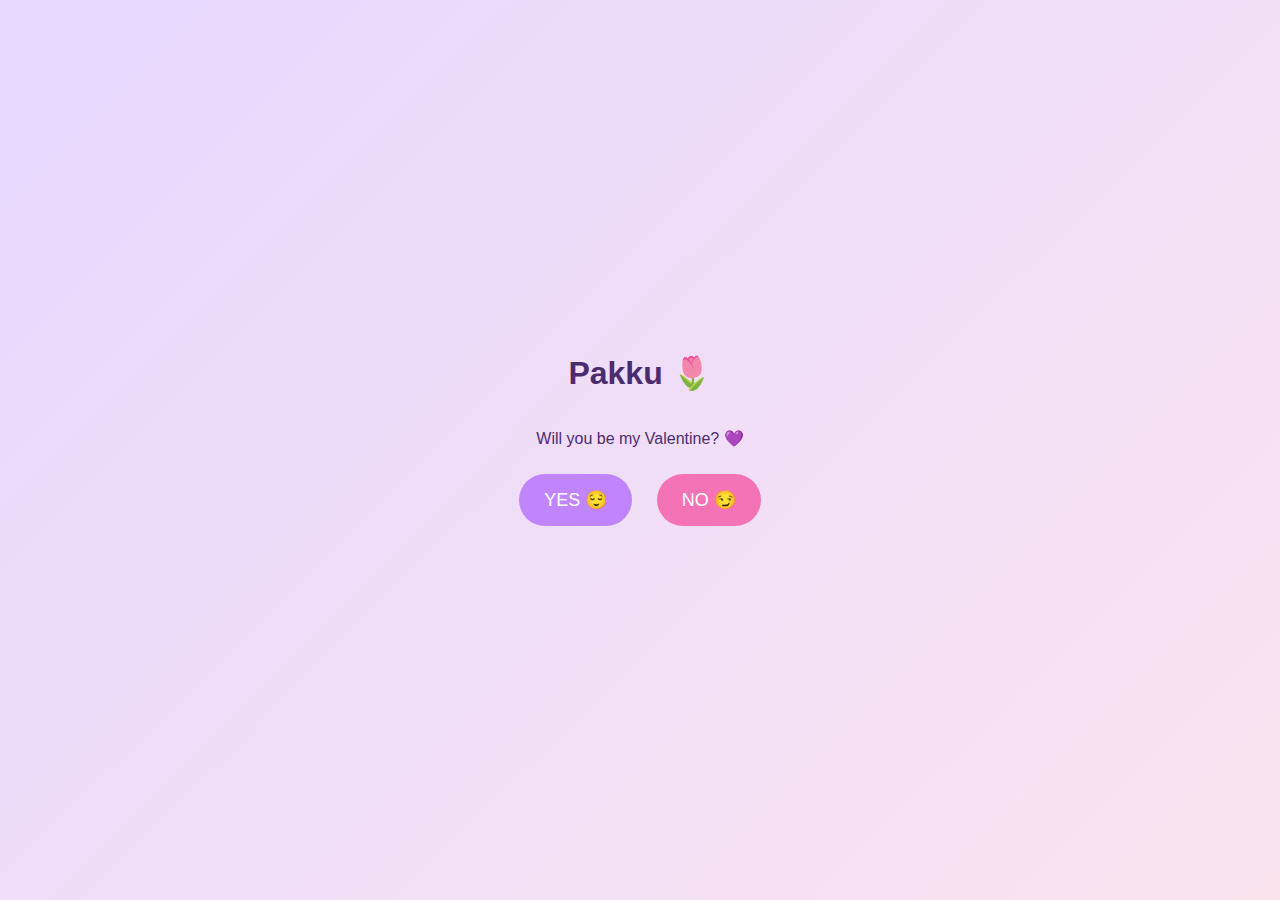
<file: index.html>
<!DOCTYPE html>
<html>
<head>
  <title>For Pakku 💜</title>
  <link rel="stylesheet" href="style.css">
</head>
<body class="center">

<h1>Pakku 🌷</h1>
<p>Will you be my Valentine? 💜</p>

<div class="buttons">
  <button id="yesBtn" onclick="yesClick()">YES 😌</button>
  <button id="noBtn" onclick="noClick()">NO 😏</button>
</div>

<p id="msg"></p>

<script src="script.js"></script>
</body>
</html>
</file>
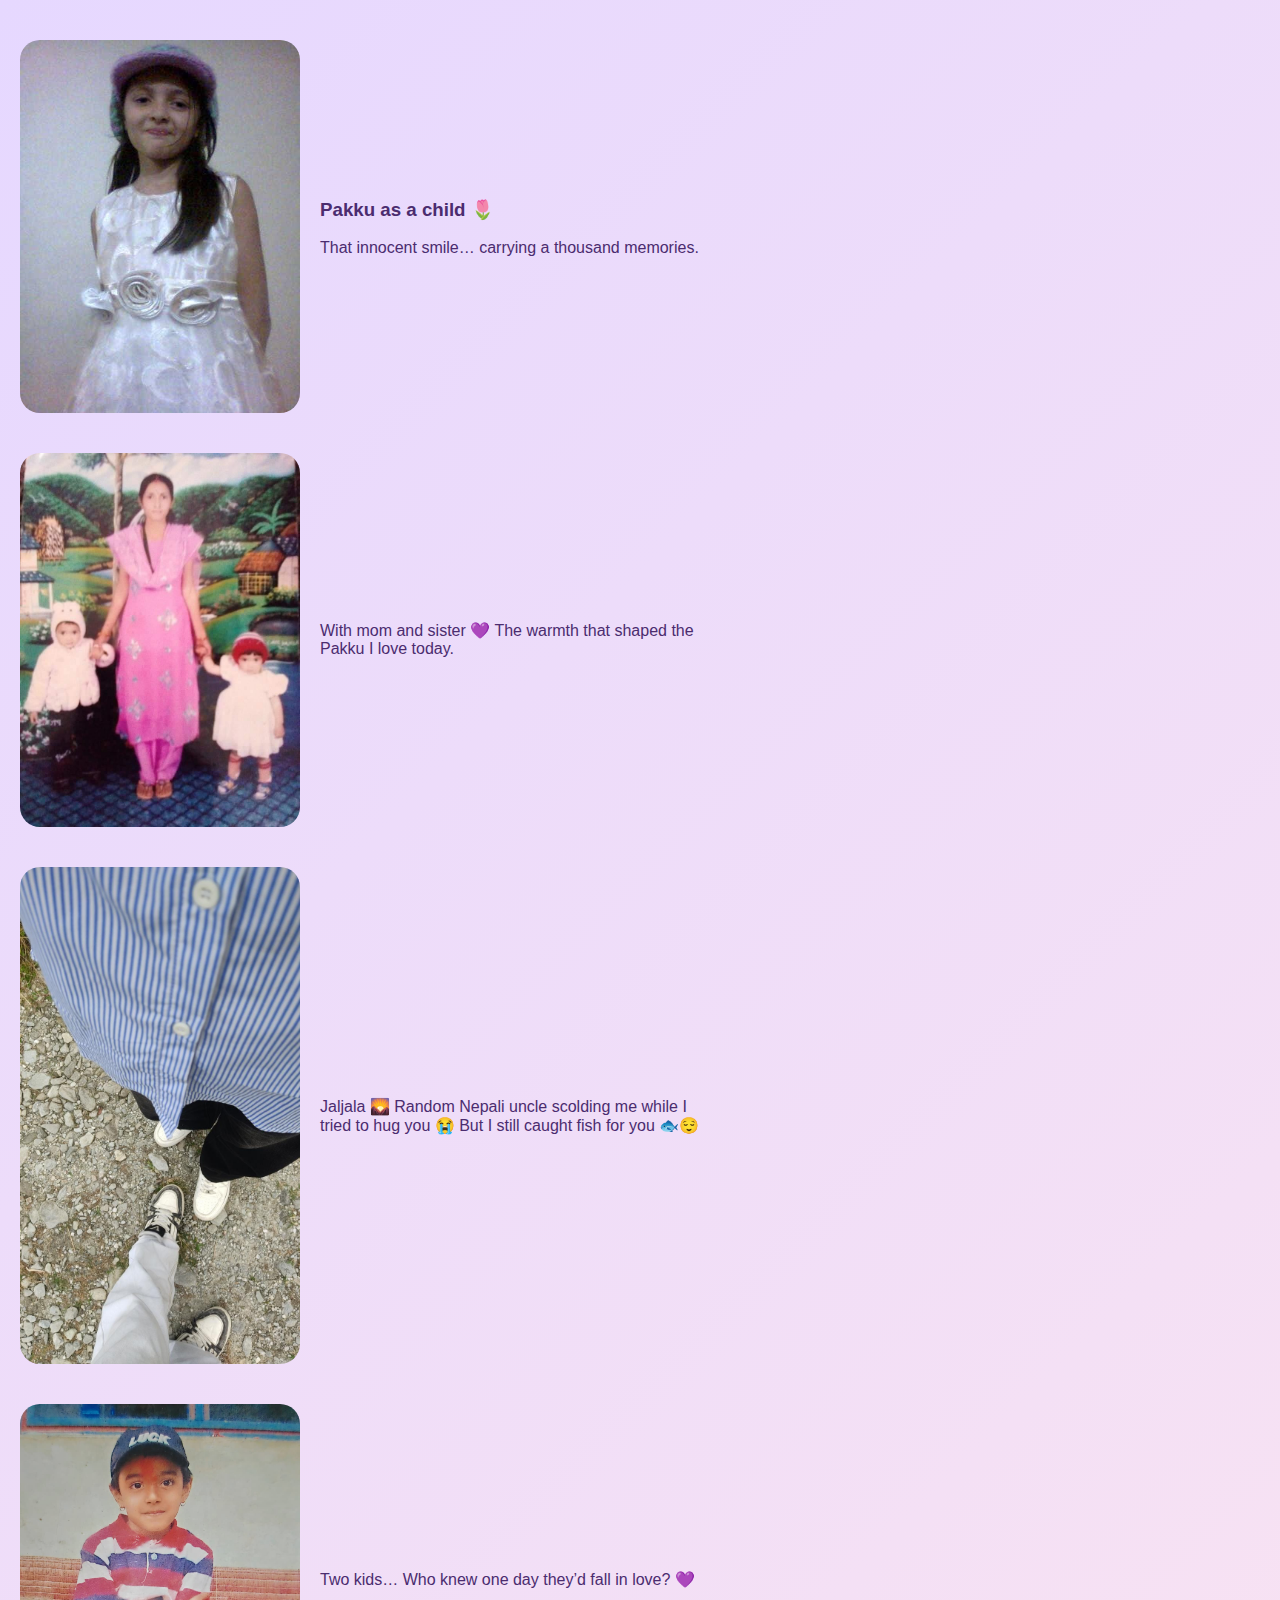
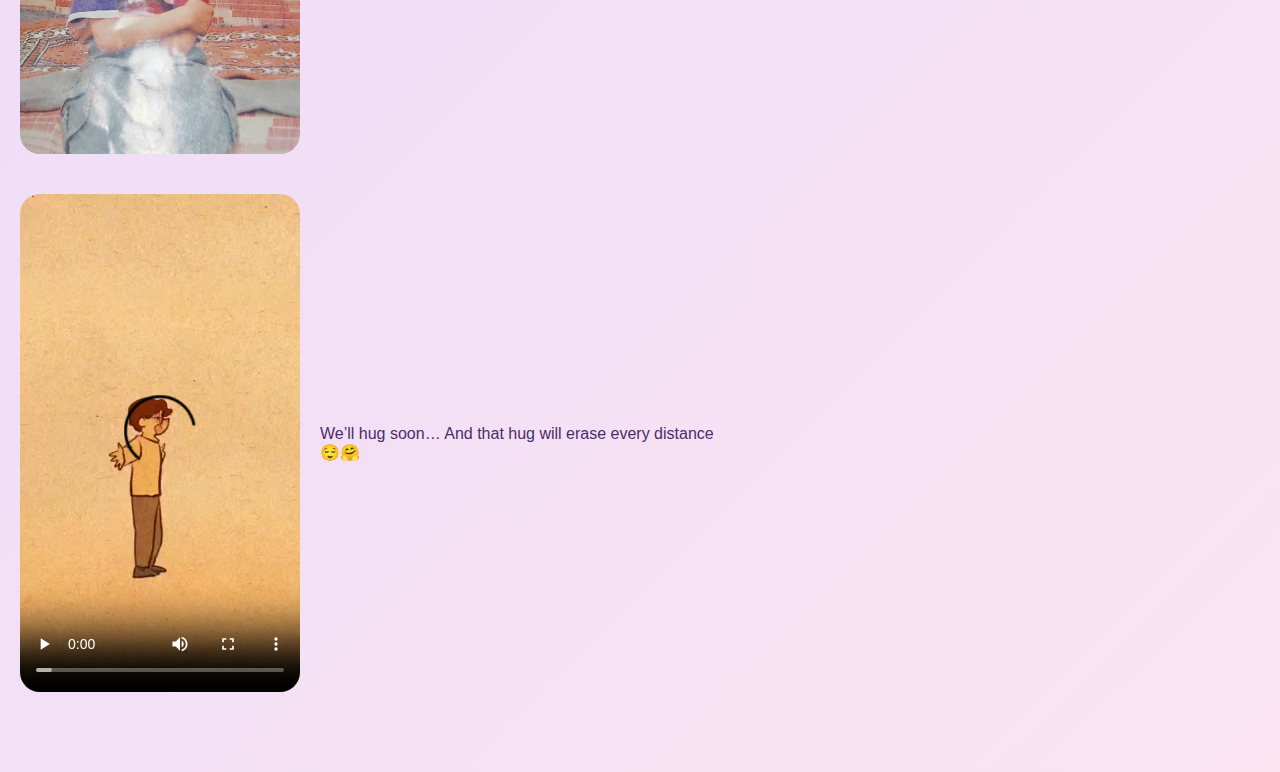
<file: final.html>
<!DOCTYPE html>
<html>
<head>
  <title>Our Story 💜</title>
  <link rel="stylesheet" href="style.css">
</head>
<body>

<div class="story">

  <div class="story-block">
    <img src="pakku_child.jpg">
    <div class="story-text">
      <h3>Pakku as a child 🌷</h3>
      <p>That innocent smile… carrying a thousand memories.</p>
    </div>
  </div>

  <div class="story-block">
    <img src="pakku_family.jpg">
    <div class="story-text">
      <p>With mom and sister 💜  
      The warmth that shaped the Pakku I love today.</p>
    </div>
  </div>

  <div class="story-block">
    <img src="jaljana_us.jpg">
    <div class="story-text">
      <p>Jaljala 🌄  
      Random Nepali uncle scolding me while I tried to hug you 😭  
      But I still caught fish for you 🐟😌</p>
    </div>
  </div>

  <div class="story-block">
    <img src="my_childhood.jpg">
    <div class="story-text">
      <p>Two kids…  
      Who knew one day they’d fall in love? 💜</p>
    </div>
  </div>

  <div class="story-block">
    <video src="hug_animation.mp4" controls></video>
    <div class="story-text">
      <p>We’ll hug soon…  
      And that hug will erase every distance 😌🤗</p>
    </div>
  </div>

</div>

</body>
</html>
</file>
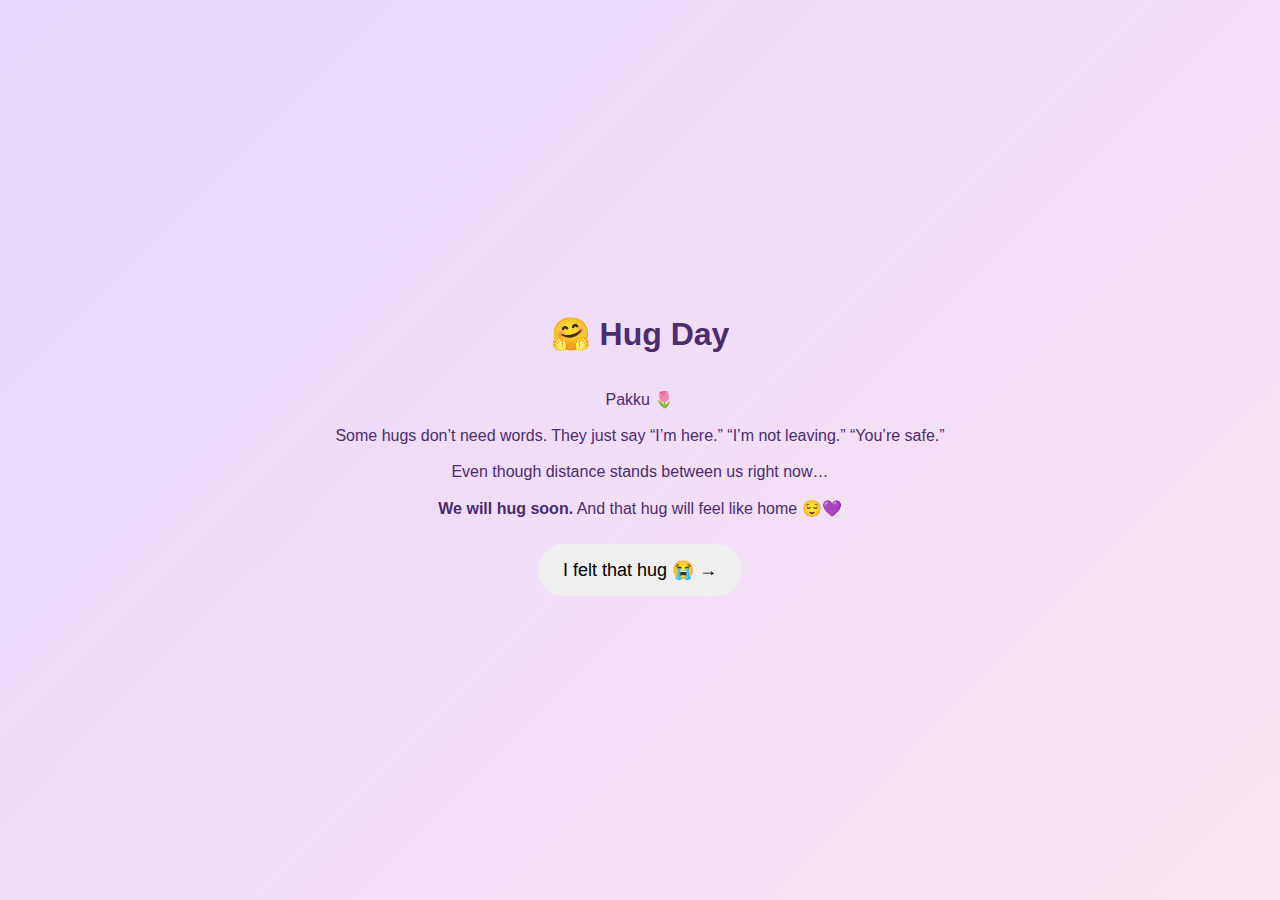
<file: hug.html>
<!DOCTYPE html>
<html>
<head>
  <title>Hug Day 🤗</title>
  <link rel="stylesheet" href="style.css">
</head>
<body class="center">

<h1>🤗 Hug Day</h1>

<p>
Pakku 🌷  
<br><br>
Some hugs don’t need words.  
They just say  
“I’m here.”  
“I’m not leaving.”  
“You’re safe.”  
<br><br>
Even though distance stands between us right now…  
<br><br>
<strong>We will hug soon.</strong>  
And that hug will feel like home 😌💜
</p>

<button onclick="next()">I felt that hug 😭 →</button>

<script>
function next(){
  window.location.href = "kiss.html";
}
</script>

</body>
</html>
</file>
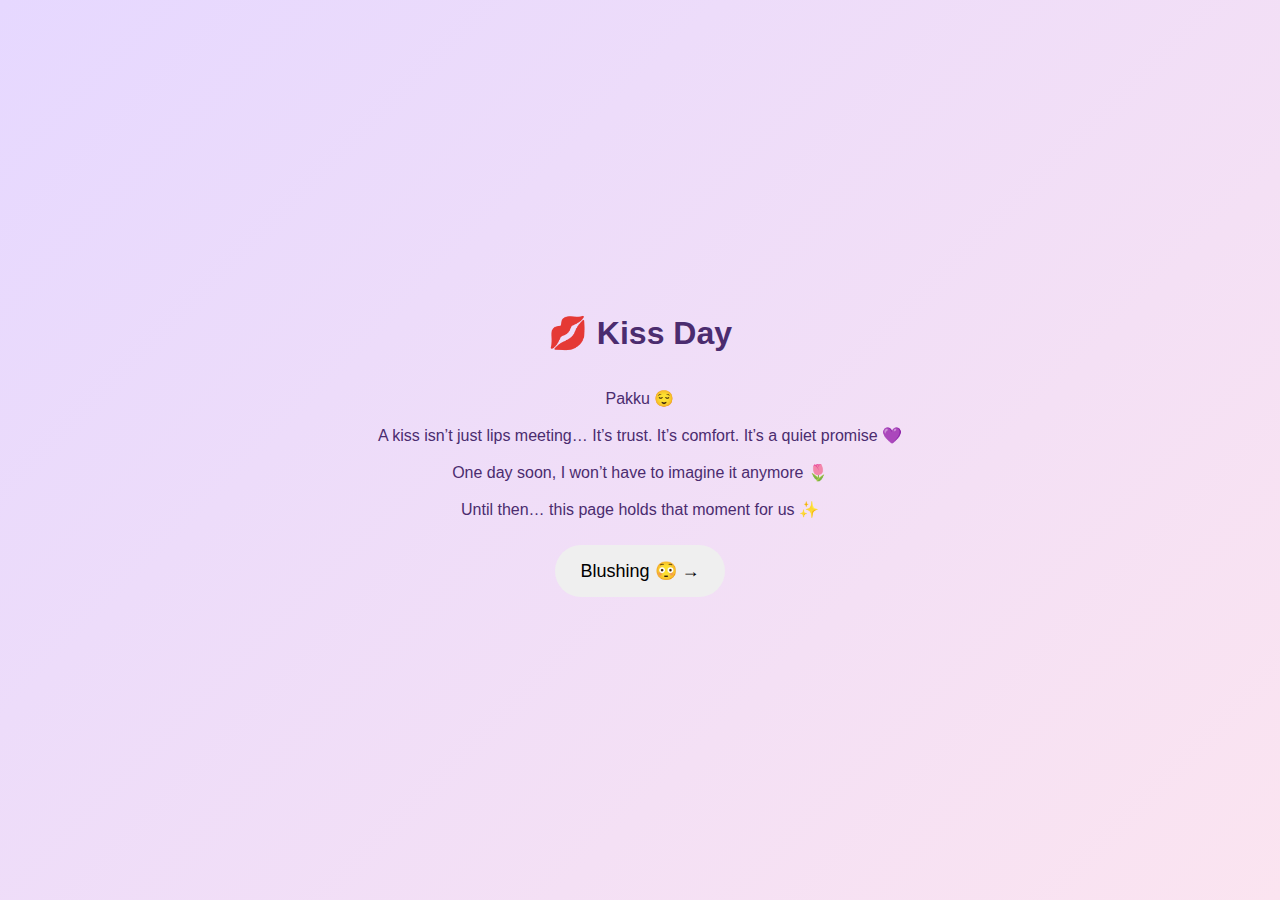
<file: kiss.html>
<!DOCTYPE html>
<html>
<head>
  <title>Kiss Day 💋</title>
  <link rel="stylesheet" href="style.css">
</head>
<body class="center">

<h1>💋 Kiss Day</h1>

<p>
Pakku 😌  
<br><br>
A kiss isn’t just lips meeting…  
It’s trust.  
It’s comfort.  
It’s a quiet promise 💜  
<br><br>
One day soon,  
I won’t have to imagine it anymore 🌷  
<br><br>
Until then…  
this page holds that moment for us ✨
</p>

<button onclick="next()">Blushing 😳 →</button>

<script>
function next(){
  window.location.href = "final.html";
}
</script>

</body>
</html>
</file>
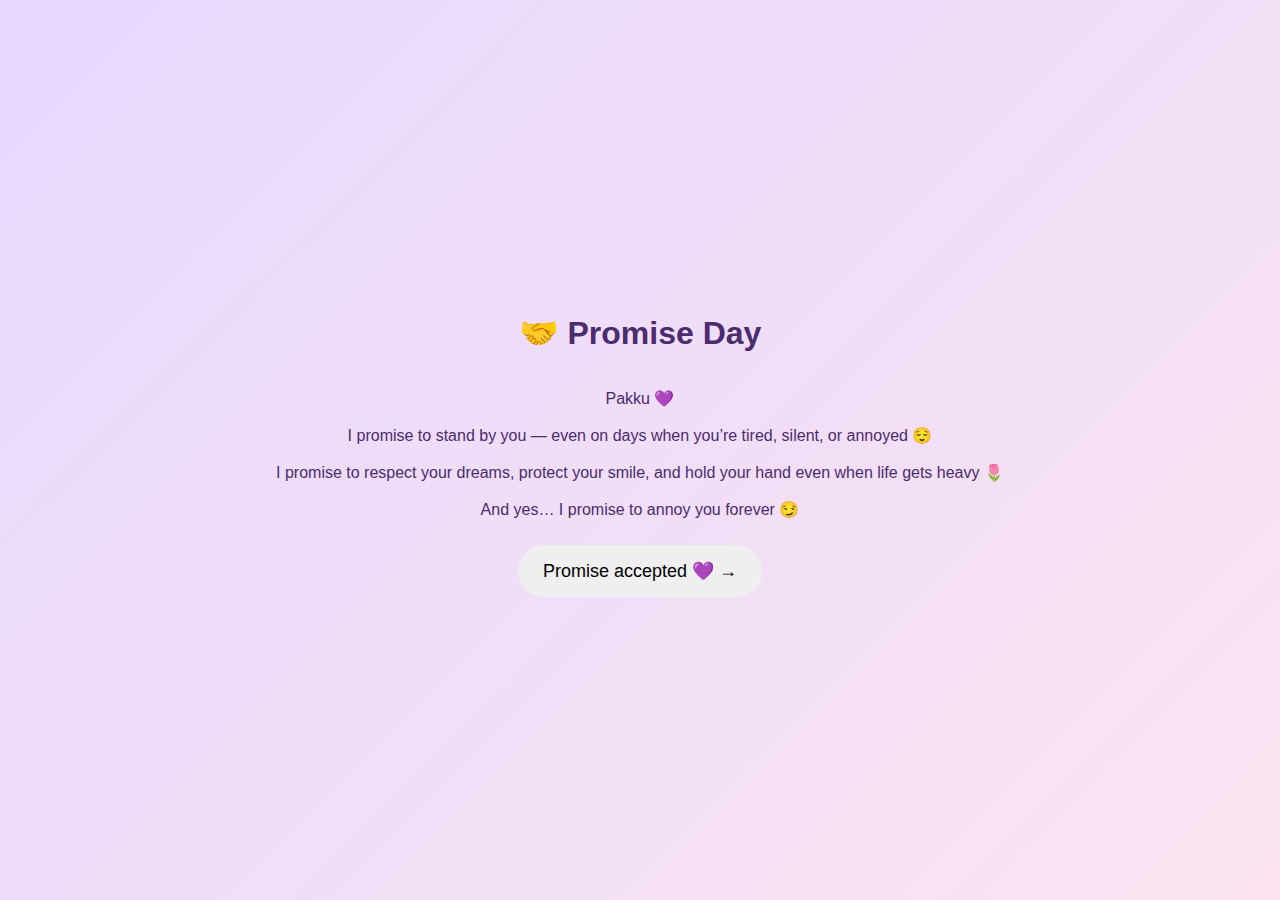
<file: promise.html>
<!DOCTYPE html>
<html>
<head>
  <title>Promise Day 🤝</title>
  <link rel="stylesheet" href="style.css">
</head>
<body class="center">

<h1>🤝 Promise Day</h1>

<p>
Pakku 💜  
<br><br>
I promise to stand by you —  
even on days when you’re tired, silent, or annoyed 😌  
<br><br>
I promise to respect your dreams,  
protect your smile,  
and hold your hand even when life gets heavy 🌷  
<br><br>
And yes…  
I promise to annoy you forever 😏
</p>

<button onclick="next()">Promise accepted 💜 →</button>

<script>
function next(){
  window.location.href = "hug.html";
}
</script>

</body>
</html>
</file>
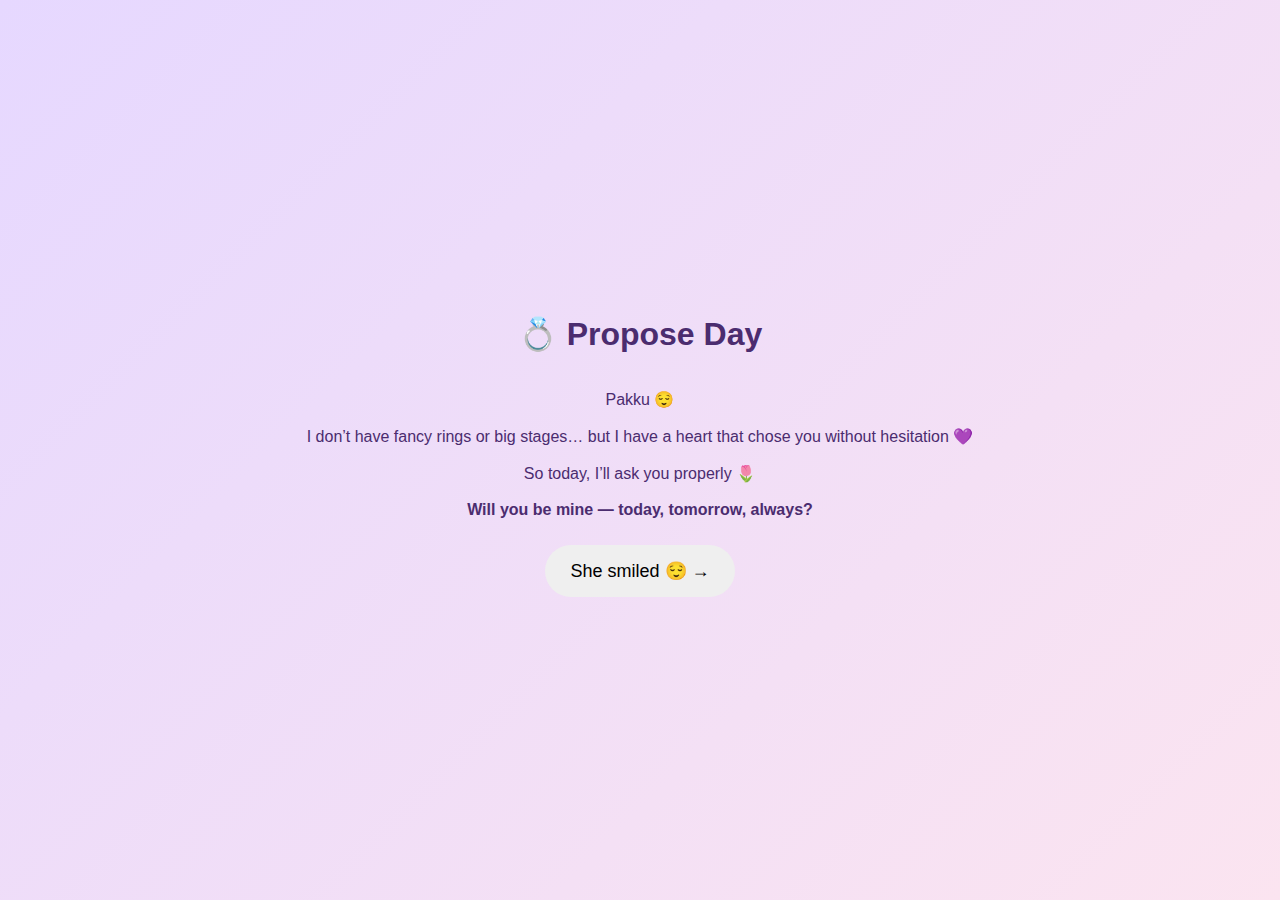
<file: propose.html>
<!DOCTYPE html>
<html>
<head>
  <title>Propose Day 💍</title>
  <link rel="stylesheet" href="style.css">
</head>
<body class="center">

<h1>💍 Propose Day</h1>

<p>
Pakku 😌  
<br><br>
I don’t have fancy rings or big stages…  
but I have a heart that chose you without hesitation 💜  
<br><br>
So today, I’ll ask you properly 🌷  
<br><br>
<strong>Will you be mine — today, tomorrow, always?</strong>
</p>

<button onclick="next()">She smiled 😌 →</button>

<script>
function next(){
  window.location.href = "promise.html";
}
</script>

</body>
</html>
</file>
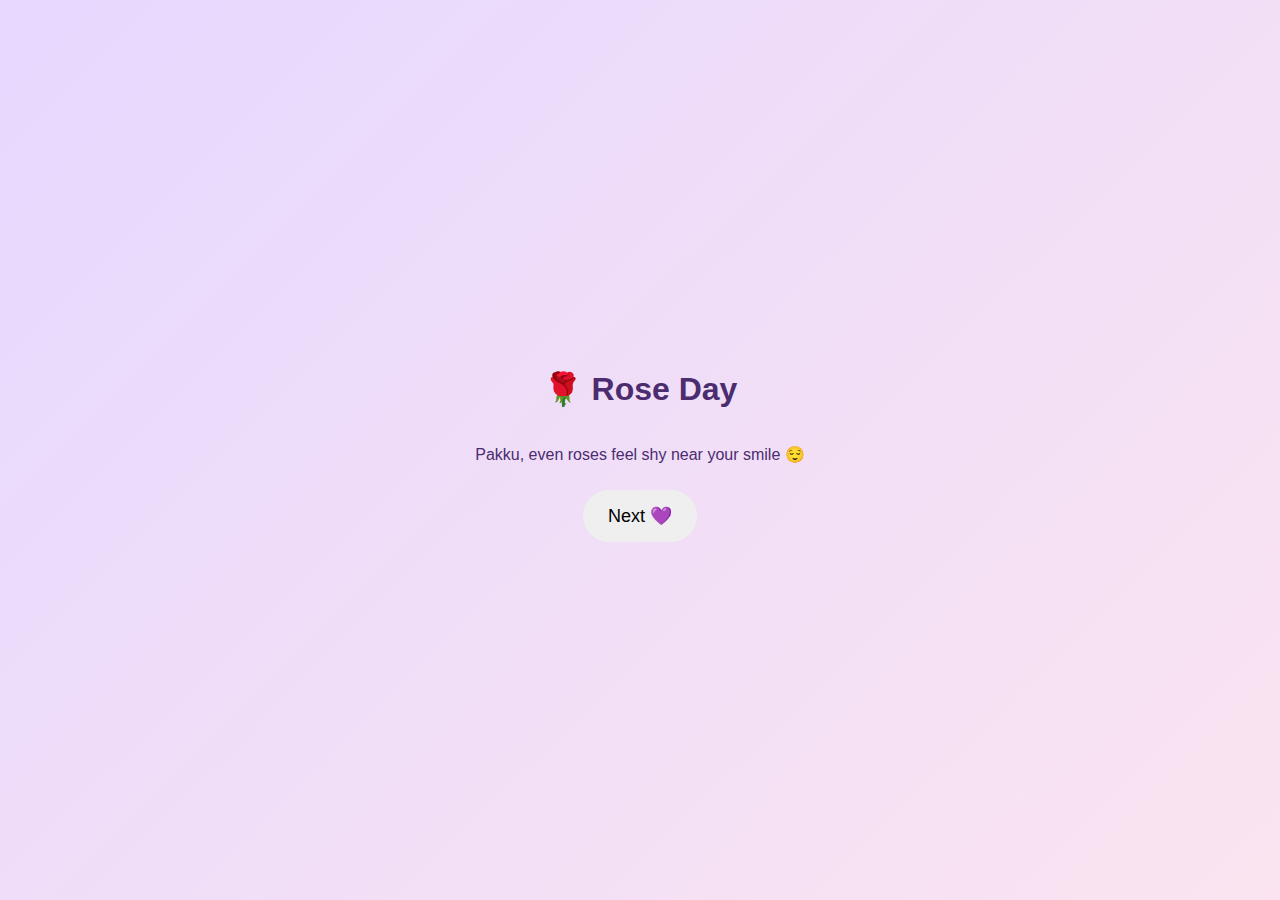
<file: rose.html>
<!DOCTYPE html>
<html>
<head>
  <title>Rose Day 🌹</title>
  <link rel="stylesheet" href="style.css">
</head>
<body class="center">

<h1>🌹 Rose Day</h1>
<p>Pakku, even roses feel shy near your smile 😌</p>

<button onclick="next()">Next 💜</button>

<script>
function next(){
  window.location.href = "propose.html";
}
</script>

</body>
</html>
</file>
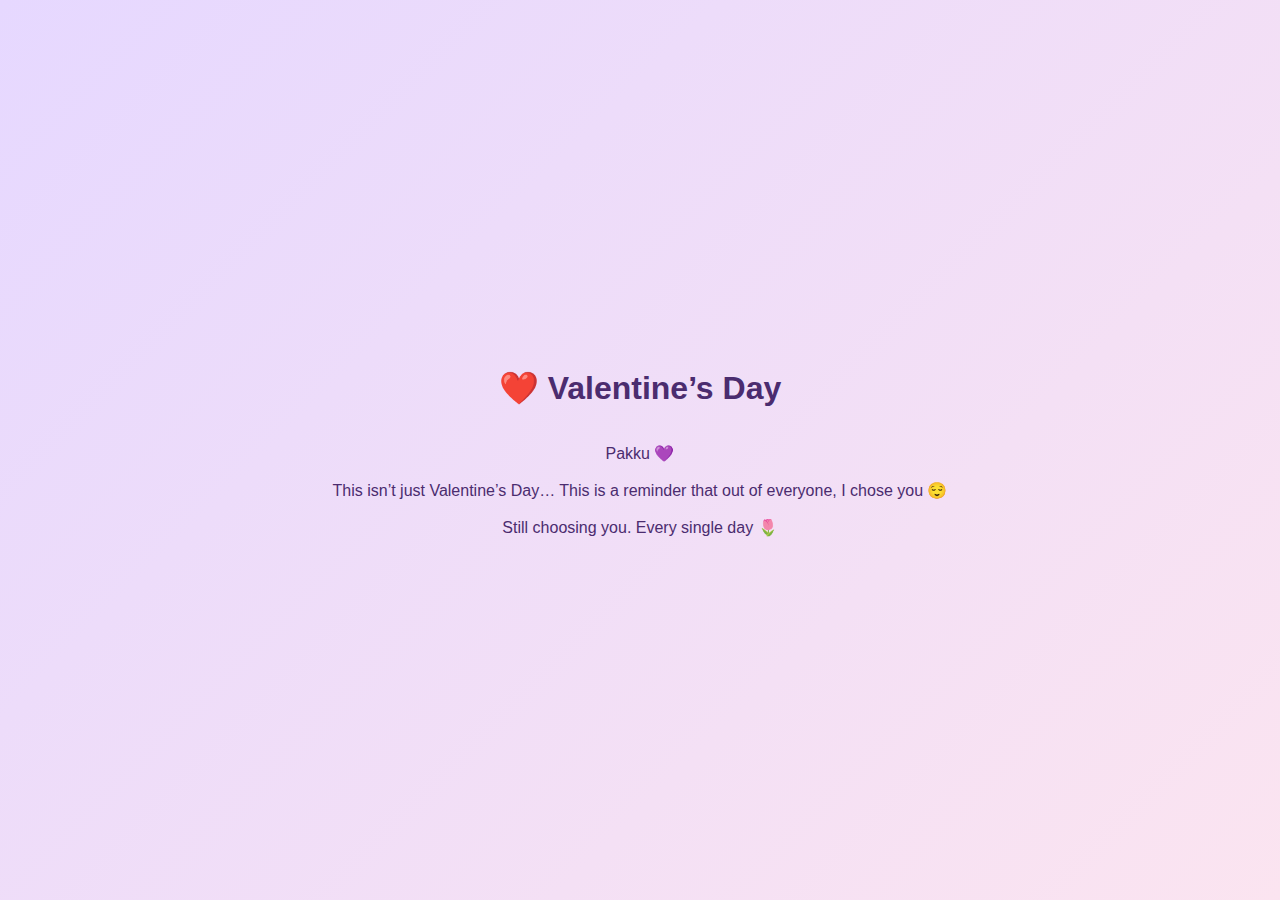
<file: valentine.html>
<!DOCTYPE html>
<html>
<head>
  <title>Valentine’s Day ❤️</title>
  <link rel="stylesheet" href="style.css">
</head>
<body class="center">

<h1>❤️ Valentine’s Day</h1>

<p>
Pakku 💜  
<br><br>
This isn’t just Valentine’s Day…  
This is a reminder  
that out of everyone,  
I chose you 😌  
<br><br>
Still choosing you.  
Every single day 🌷
</p>

</body>
</html>
</file>
<file: style.css>
body {
  margin: 0;
  font-family: Poppins, sans-serif;
  background: linear-gradient(135deg,#e6d8ff,#fbe4f0);
  color: #4b2c6f;
}

.center {
  height: 100vh;
  display: flex;
  flex-direction: column;
  justify-content: center;
  align-items: center;
  text-align: center;
}

button {
  padding: 15px 25px;
  font-size: 18px;
  border: none;
  border-radius: 30px;
  cursor: pointer;
  margin: 10px;
}

#yesBtn {
  background: #c084fc;
  color: white;
}

#noBtn {
  background: #f472b6;
  color: white;
}

.story {
  padding: 40px 20px;
}

.story-block {
  display: flex;
  flex-wrap: wrap;
  gap: 20px;
  align-items: center;
  margin-bottom: 40px;
}

.story-block img, video {
  width: 280px;
  border-radius: 20px;
}

.story-text {
  max-width: 400px;
}
</file>
